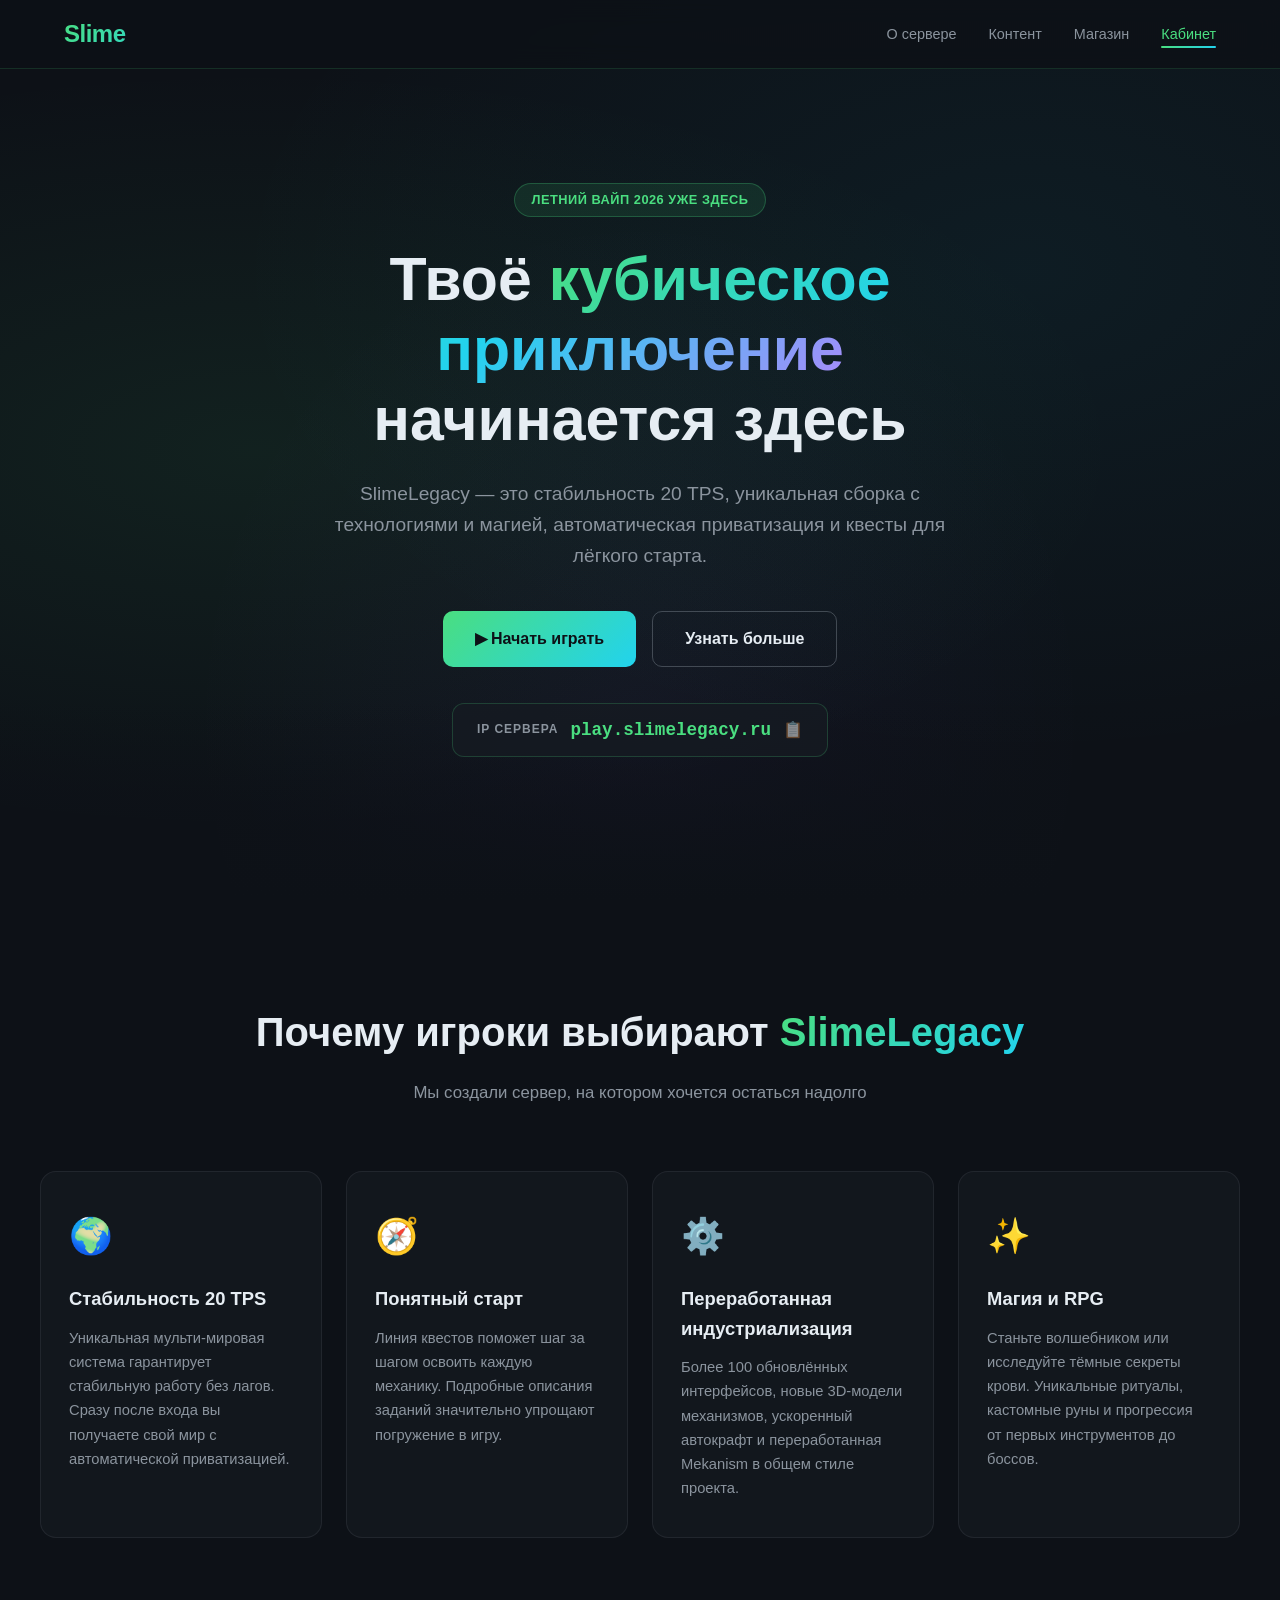
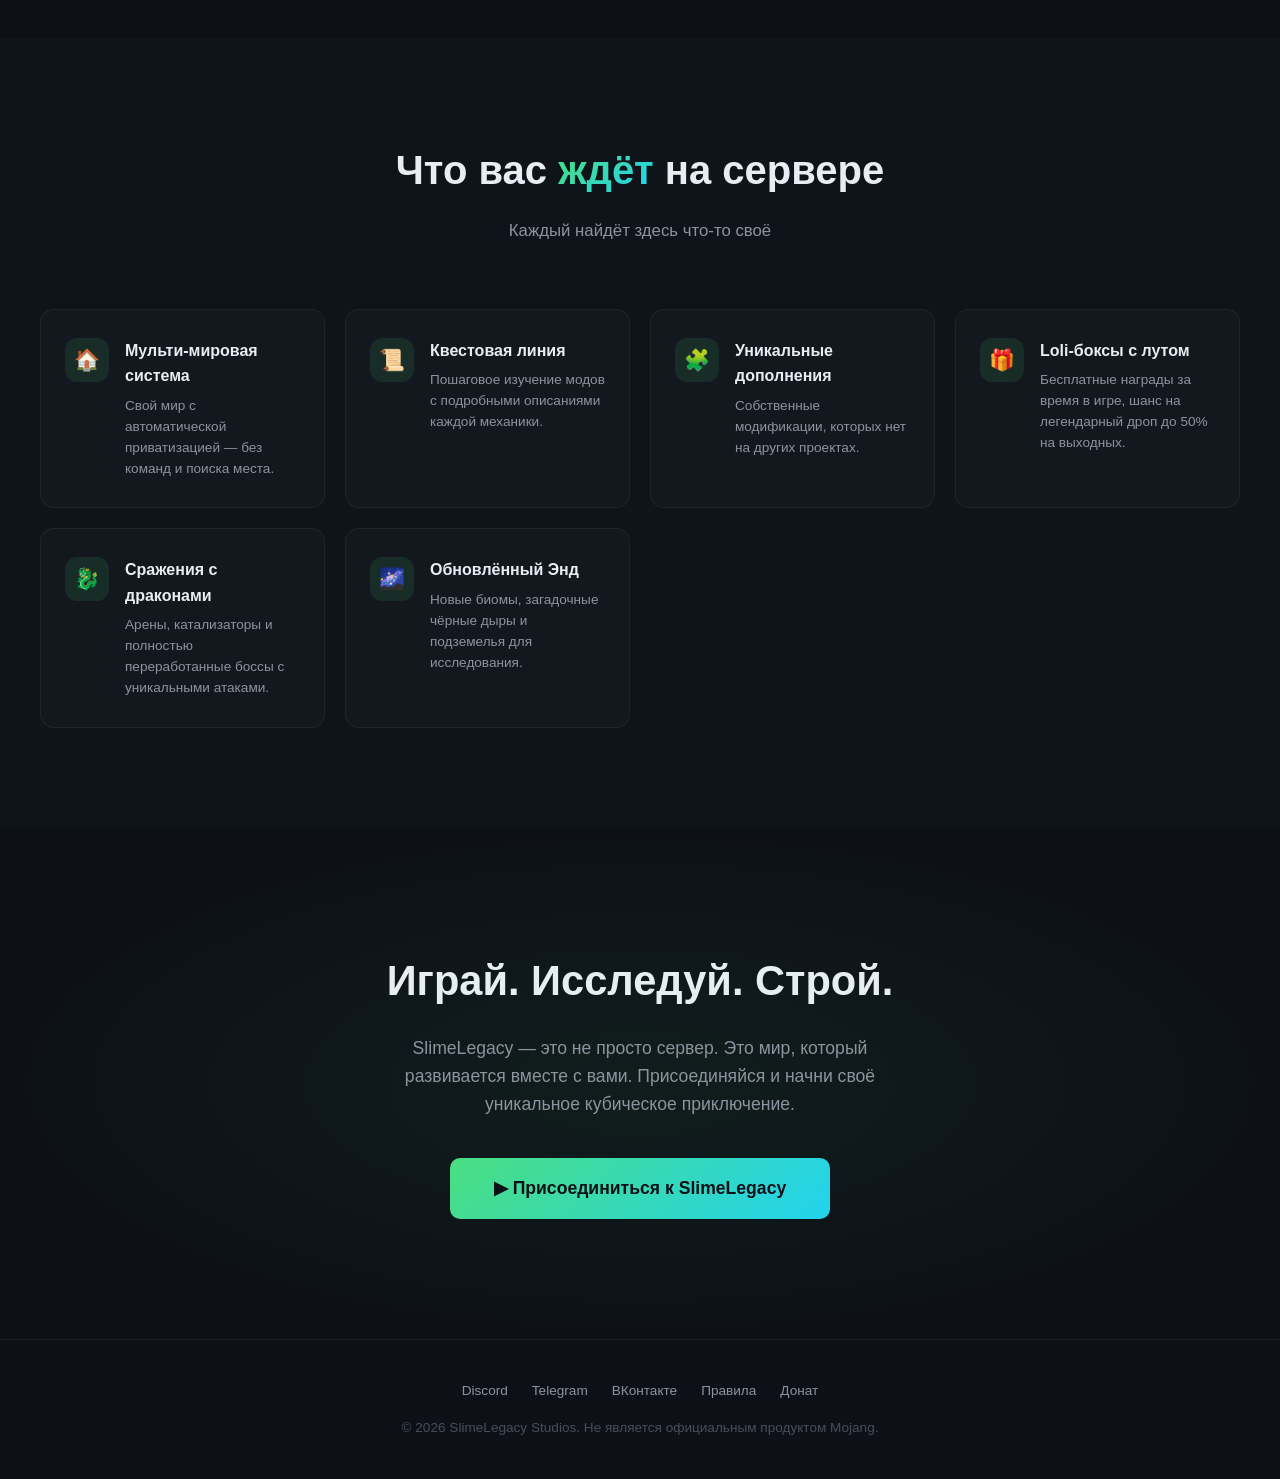
<file: index.html>
<!DOCTYPE html>
<html lang="ru">
<head>
    <meta charset="UTF-8">
    <meta name="viewport" content="width=device-width, initial-scale=1.0">
    <title>SlimeLegacy — Твоё кубическое приключение начинается здесь</title>
    <link rel="stylesheet" href="style/style.css">
</head>
<body>

    <!-- ===== HEADER ===== -->
    <header>
        <div class="nav-container">
            <a href="index.html" class="logo-link">
                <div class="logo">Slime<span>Legacy</span></div>
            </a>
            <nav>
                <ul>
                    <li><a href="index.html#features">О сервере</a></li>
                    <li><a href="index.html#waiting">Контент</a></li>
                    <li><a href="shop.html">Магазин</a></li>
                    <li><a href="lk.html" class="active">Кабинет</a></li>
                </ul>
            </nav>
        </div>
    </header>

    <!-- ===== HERO ===== -->
    <section class="hero">
        <div class="hero-content">
            <div class="hero-badge">Летний вайп 2026 уже здесь</div>
            <h1>
                Твоё <span class="gradient-text">кубическое приключение</span><br>
                начинается здесь
            </h1>
            <p class="subtitle">
                SlimeLegacy — это стабильность 20 TPS, уникальная сборка с технологиями и магией,
                автоматическая приватизация и квесты для лёгкого старта.
            </p>
            <div class="hero-buttons">
                <a href="#cta" class="btn btn-primary">▶ Начать играть</a>
                <a href="#features" class="btn btn-outline">Узнать больше</a>
            </div>
            <div class="ip-box" onclick="copyIP()">
                <span class="label">IP сервера</span>
                <span class="value" id="server-ip">play.slimelegacy.ru</span>
                <span class="copy-icon">📋</span>
            </div>
        </div>
    </section>

    <!-- ===== FEATURES ===== -->
    <section id="features">
        <div class="container">
            <div class="section-header fade-in">
                <h2>Почему игроки выбирают <span class="accent">SlimeLegacy</span></h2>
                <p>Мы создали сервер, на котором хочется остаться надолго</p>
            </div>
            <div class="features-grid">
                <div class="feature-card fade-in">
                    <span class="feature-icon">🌍</span>
                    <h3>Стабильность 20 TPS</h3>
                    <p>Уникальная мульти-мировая система гарантирует стабильную работу без лагов.
                       Сразу после входа вы получаете свой мир с автоматической приватизацией.</p>
                </div>
                <div class="feature-card fade-in">
                    <span class="feature-icon">🧭</span>
                    <h3>Понятный старт</h3>
                    <p>Линия квестов поможет шаг за шагом освоить каждую механику.
                       Подробные описания заданий значительно упрощают погружение в игру.</p>
                </div>
                <div class="feature-card fade-in">
                    <span class="feature-icon">⚙️</span>
                    <h3>Переработанная индустриализация</h3>
                    <p>Более 100 обновлённых интерфейсов, новые 3D-модели механизмов,
                       ускоренный автокрафт и переработанная Mekanism в общем стиле проекта.</p>
                </div>
                <div class="feature-card fade-in">
                    <span class="feature-icon">✨</span>
                    <h3>Магия и RPG</h3>
                    <p>Станьте волшебником или исследуйте тёмные секреты крови.
                       Уникальные ритуалы, кастомные руны и прогрессия от первых инструментов до боссов.</p>
                </div>
            </div>
        </div>
    </section>

    <!-- ===== WHAT'S WAITING ===== -->
    <section id="waiting" class="section-alt">
        <div class="container">
            <div class="section-header fade-in">
                <h2>Что вас <span class="accent">ждёт</span> на сервере</h2>
                <p>Каждый найдёт здесь что-то своё</p>
            </div>
            <div class="waiting-grid">
                <div class="waiting-item fade-in">
                    <div class="icon-circle">🏠</div>
                    <div>
                        <h4>Мульти-мировая система</h4>
                        <p>Свой мир с автоматической приватизацией — без команд и поиска места.</p>
                    </div>
                </div>
                <div class="waiting-item fade-in">
                    <div class="icon-circle">📜</div>
                    <div>
                        <h4>Квестовая линия</h4>
                        <p>Пошаговое изучение модов с подробными описаниями каждой механики.</p>
                    </div>
                </div>
                <div class="waiting-item fade-in">
                    <div class="icon-circle">🧩</div>
                    <div>
                        <h4>Уникальные дополнения</h4>
                        <p>Собственные модификации, которых нет на других проектах.</p>
                    </div>
                </div>
                <div class="waiting-item fade-in">
                    <div class="icon-circle">🎁</div>
                    <div>
                        <h4>Loli-боксы с лутом</h4>
                        <p>Бесплатные награды за время в игре, шанс на легендарный дроп до 50% на выходных.</p>
                    </div>
                </div>
                <div class="waiting-item fade-in">
                    <div class="icon-circle">🐉</div>
                    <div>
                        <h4>Сражения с драконами</h4>
                        <p>Арены, катализаторы и полностью переработанные боссы с уникальными атаками.</p>
                    </div>
                </div>
                <div class="waiting-item fade-in">
                    <div class="icon-circle">🌌</div>
                    <div>
                        <h4>Обновлённый Энд</h4>
                        <p>Новые биомы, загадочные чёрные дыры и подземелья для исследования.</p>
                    </div>
                </div>
            </div>
        </div>
    </section>

    <!-- ===== CTA ===== -->
    <section class="cta-section" id="cta">
        <div class="container">
            <h2 class="fade-in">Играй. Исследуй. Строй.</h2>
            <p class="fade-in">
                SlimeLegacy — это не просто сервер. Это мир, который развивается вместе с вами.
                Присоединяйся и начни своё уникальное кубическое приключение.
            </p>
            <div class="fade-in">
                <a href="#" class="btn btn-primary btn-lg">
                    ▶ Присоединиться к SlimeLegacy
                </a>
            </div>
        </div>
    </section>

    <!-- ===== FOOTER ===== -->
    <footer>
        <div class="footer-links">
            <a href="#">Discord</a>
            <a href="#">Telegram</a>
            <a href="#">ВКонтакте</a>
            <a href="#">Правила</a>
            <a href="#">Донат</a>
        </div>
        <p>© 2026 SlimeLegacy Studios. Не является официальным продуктом Mojang.</p>
    </footer>

    <!-- ===== TOAST ===== -->
    <div class="toast" id="toast">IP скопирован!</div>

    <script src="scripts/main.js" defer></script>

</body>
</html>
</file>
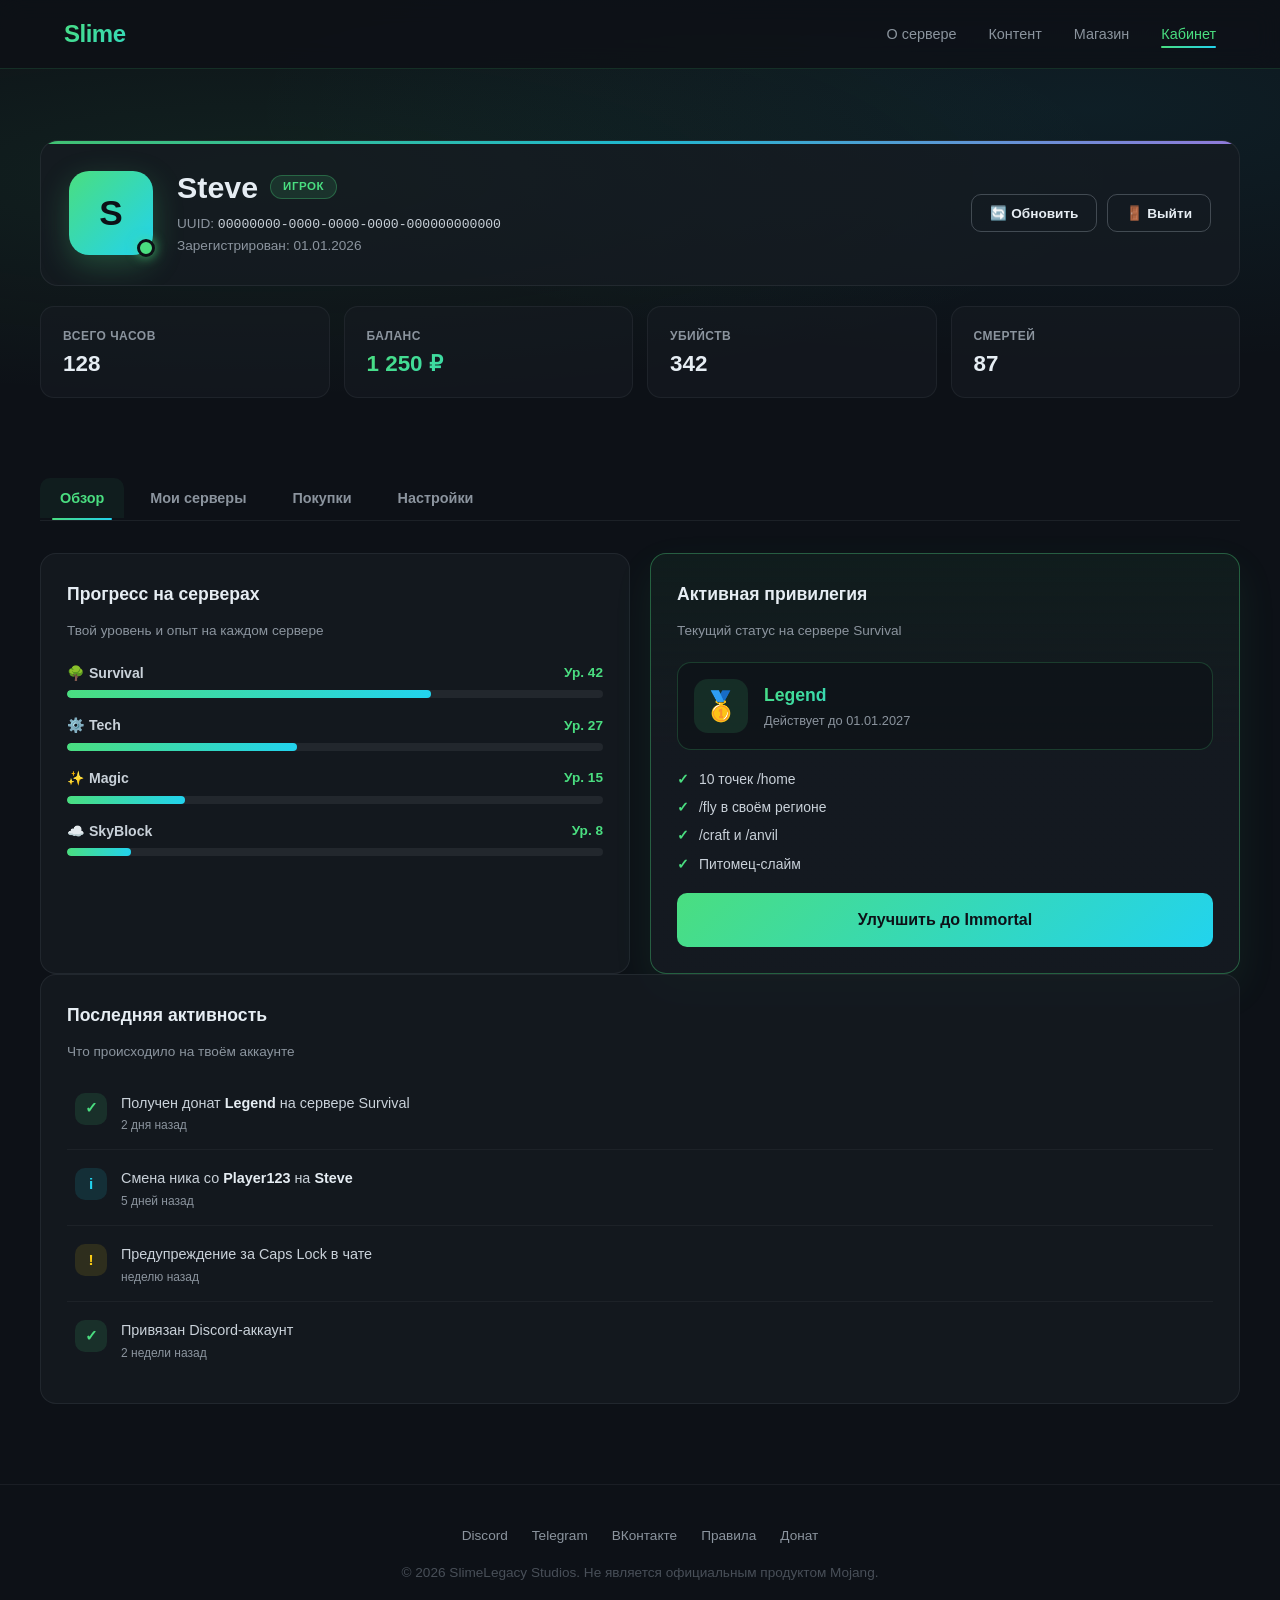
<file: lk.html>
<!DOCTYPE html>
<html lang="ru">
<head>
    <meta charset="UTF-8">
    <meta name="viewport" content="width=device-width, initial-scale=1.0">
    <title>Личный кабинет — SlimeLegacy</title>
    <link rel="stylesheet" href="style/style.css">
</head>
<body>

    <!-- ===== HEADER ===== -->
    <header>
        <div class="nav-container">
            <a href="index.html" class="logo-link">
                <div class="logo">Slime<span>Legacy</span></div>
            </a>
            <nav>
                <ul>
                    <li><a href="index.html#features">О сервере</a></li>
                    <li><a href="index.html#waiting">Контент</a></li>
                    <li><a href="shop.html">Магазин</a></li>
                    <li><a href="lk.html" class="active">Кабинет</a></li>
                </ul>
            </nav>
        </div>
    </header>

    <!-- ===== LK HERO ===== -->
    <section class="lk-hero">
        <div class="lk-hero-content">

            <!-- Аватар + ник -->
            <div class="lk-profile">
                <div class="lk-avatar-wrap">
                    <div class="lk-avatar" id="lk-avatar">S</div>
                    <span class="lk-online-dot" title="В сети"></span>
                </div>
                <div class="lk-profile-info">
                    <h1 class="lk-nickname">
                        <span id="lk-nickname">Steve</span>
                        <span class="lk-tag" id="lk-tag">Игрок</span>
                    </h1>
                    <p class="lk-subline">
                        UUID: <span class="mono" id="lk-uuid">00000000-0000-0000-0000-000000000000</span>
                    </p>
                    <p class="lk-subline">
                        Зарегистрирован: <span id="lk-regdate">01.01.2026</span>
                    </p>
                </div>
                <div class="lk-actions">
                    <button class="btn btn-outline lk-btn-small" id="lk-refresh">
                        🔄 Обновить
                    </button>
                    <button class="btn btn-outline lk-btn-small" id="lk-logout">
                        🚪 Выйти
                    </button>
                </div>
            </div>

            <!-- Быстрая статистика -->
            <div class="lk-quick-stats">
                <div class="lk-stat-card">
                    <span class="lk-stat-label">Всего часов</span>
                    <span class="lk-stat-value" id="stat-hours">128</span>
                </div>
                <div class="lk-stat-card">
                    <span class="lk-stat-label">Баланс</span>
                    <span class="lk-stat-value accent" id="stat-balance">1 250 ₽</span>
                </div>
                <div class="lk-stat-card">
                    <span class="lk-stat-label">Убийств</span>
                    <span class="lk-stat-value" id="stat-kills">342</span>
                </div>
                <div class="lk-stat-card">
                    <span class="lk-stat-label">Смертей</span>
                    <span class="lk-stat-value" id="stat-deaths">87</span>
                </div>
            </div>

        </div>
    </section>

    <!-- ===== TABS ===== -->
    <section class="lk-section">
        <div class="container">
            <div class="lk-tabs" id="lk-tabs">
                <button class="lk-tab active" data-tab="overview">Обзор</button>
                <button class="lk-tab" data-tab="servers">Мои серверы</button>
                <button class="lk-tab" data-tab="purchases">Покупки</button>
                <button class="lk-tab" data-tab="settings">Настройки</button>
            </div>

            <!-- ==== TAB: OVERVIEW ==== -->
            <div class="lk-panel active" data-panel="overview">

                <div class="lk-grid-2">
                    <!-- Прогресс -->
                    <article class="lk-card fade-in">
                        <h3 class="lk-card-title">Прогресс на серверах</h3>
                        <p class="lk-card-subtitle">Твой уровень и опыт на каждом сервере</p>

                        <div class="lk-progress-list">
                            <div class="lk-progress-item">
                                <div class="lk-progress-head">
                                    <span class="lk-progress-name">🌳 Survival</span>
                                    <span class="lk-progress-value">Ур. 42</span>
                                </div>
                                <div class="lk-bar"><div class="lk-bar-fill" style="width: 68%"></div></div>
                            </div>
                            <div class="lk-progress-item">
                                <div class="lk-progress-head">
                                    <span class="lk-progress-name">⚙️ Tech</span>
                                    <span class="lk-progress-value">Ур. 27</span>
                                </div>
                                <div class="lk-bar"><div class="lk-bar-fill" style="width: 43%"></div></div>
                            </div>
                            <div class="lk-progress-item">
                                <div class="lk-progress-head">
                                    <span class="lk-progress-name">✨ Magic</span>
                                    <span class="lk-progress-value">Ур. 15</span>
                                </div>
                                <div class="lk-bar"><div class="lk-bar-fill" style="width: 22%"></div></div>
                            </div>
                            <div class="lk-progress-item">
                                <div class="lk-progress-head">
                                    <span class="lk-progress-name">☁️ SkyBlock</span>
                                    <span class="lk-progress-value">Ур. 8</span>
                                </div>
                                <div class="lk-bar"><div class="lk-bar-fill" style="width: 12%"></div></div>
                            </div>
                        </div>
                    </article>

                    <!-- Активная привилегия -->
                    <article class="lk-card lk-card-accent fade-in">
                        <h3 class="lk-card-title">Активная привилегия</h3>
                        <p class="lk-card-subtitle">Текущий статус на сервере Survival</p>

                        <div class="lk-privilege">
                            <div class="lk-privilege-icon">🥇</div>
                            <div>
                                <div class="lk-privilege-name">Legend</div>
                                <div class="lk-privilege-desc">Действует до 01.01.2027</div>
                            </div>
                        </div>

                        <ul class="lk-privilege-features">
                            <li>10 точек /home</li>
                            <li>/fly в своём регионе</li>
                            <li>/craft и /anvil</li>
                            <li>Питомец-слайм</li>
                        </ul>

                        <a href="shop.html" class="btn btn-primary lk-btn-full">Улучшить до Immortal</a>
                    </article>
                </div>

                <!-- Последняя активность -->
                <article class="lk-card fade-in lk-card-wide">
                    <h3 class="lk-card-title">Последняя активность</h3>
                    <p class="lk-card-subtitle">Что происходило на твоём аккаунте</p>

                    <ul class="lk-activity">
                        <li class="lk-activity-item">
                            <span class="lk-activity-icon ok">✓</span>
                            <div>
                                <div class="lk-activity-text">Получен донат <strong>Legend</strong> на сервере Survival</div>
                                <div class="lk-activity-time">2 дня назад</div>
                            </div>
                        </li>
                        <li class="lk-activity-item">
                            <span class="lk-activity-icon info">i</span>
                            <div>
                                <div class="lk-activity-text">Смена ника со <strong>Player123</strong> на <strong>Steve</strong></div>
                                <div class="lk-activity-time">5 дней назад</div>
                            </div>
                        </li>
                        <li class="lk-activity-item">
                            <span class="lk-activity-icon warn">!</span>
                            <div>
                                <div class="lk-activity-text">Предупреждение за Caps Lock в чате</div>
                                <div class="lk-activity-time">неделю назад</div>
                            </div>
                        </li>
                        <li class="lk-activity-item">
                            <span class="lk-activity-icon ok">✓</span>
                            <div>
                                <div class="lk-activity-text">Привязан Discord-аккаунт</div>
                                <div class="lk-activity-time">2 недели назад</div>
                            </div>
                        </li>
                    </ul>
                </article>
            </div>

            <!-- ==== TAB: SERVERS ==== -->
            <div class="lk-panel" data-panel="servers">
                <div class="lk-grid-2">
                    <article class="lk-card fade-in">
                        <h3 class="lk-card-title">🌳 Survival</h3>
                        <p class="lk-card-subtitle">Классическое выживание</p>
                        <ul class="lk-info-list">
                            <li><span>Уровень:</span> <strong>42</strong></li>
                            <li><span>Часов:</span> <strong>82</strong></li>
                            <li><span>Регионов:</span> <strong>3</strong></li>
                            <li><span>Последний вход:</span> <strong>сегодня</strong></li>
                        </ul>
                        <button class="btn btn-outline lk-btn-full">Перейти на сервер</button>
                    </article>

                    <article class="lk-card fade-in">
                        <h3 class="lk-card-title">⚙️ Tech</h3>
                        <p class="lk-card-subtitle">Индустрия и автоматизация</p>
                        <ul class="lk-info-list">
                            <li><span>Уровень:</span> <strong>27</strong></li>
                            <li><span>Часов:</span> <strong>34</strong></li>
                            <li><span>Регионов:</span> <strong>2</strong></li>
                            <li><span>Последний вход:</span> <strong>вчера</strong></li>
                        </ul>
                        <button class="btn btn-outline lk-btn-full">Перейти на сервер</button>
                    </article>

                    <article class="lk-card fade-in">
                        <h3 class="lk-card-title">✨ Magic</h3>
                        <p class="lk-card-subtitle">Магия и RPG</p>
                        <ul class="lk-info-list">
                            <li><span>Уровень:</span> <strong>15</strong></li>
                            <li><span>Часов:</span> <strong>10</strong></li>
                            <li><span>Регионов:</span> <strong>1</strong></li>
                            <li><span>Последний вход:</span> <strong>3 дня назад</strong></li>
                        </ul>
                        <button class="btn btn-outline lk-btn-full">Перейти на сервер</button>
                    </article>

                    <article class="lk-card fade-in">
                        <h3 class="lk-card-title">☁️ SkyBlock</h3>
                        <p class="lk-card-subtitle">Острова и экономика</p>
                        <ul class="lk-info-list">
                            <li><span>Уровень:</span> <strong>8</strong></li>
                            <li><span>Часов:</span> <strong>2</strong></li>
                            <li><span>Островов:</span> <strong>1</strong></li>
                            <li><span>Последний вход:</span> <strong>не заходил</strong></li>
                        </ul>
                        <button class="btn btn-outline lk-btn-full">Перейти на сервер</button>
                    </article>
                </div>
            </div>

            <!-- ==== TAB: PURCHASES ==== -->
            <div class="lk-panel" data-panel="purchases">
                <article class="lk-card fade-in lk-card-wide">
                    <h3 class="lk-card-title">История покупок</h3>
                    <p class="lk-card-subtitle">Все твои донаты и приобретения</p>

                    <div class="lk-table-wrap">
                        <table class="lk-table">
                            <thead>
                                <tr>
                                    <th>Дата</th>
                                    <th>Товар</th>
                                    <th>Сервер</th>
                                    <th>Сумма</th>
                                    <th>Статус</th>
                                </tr>
                            </thead>
                            <tbody>
                                <tr>
                                    <td>22.09.2026</td>
                                    <td><strong>Legend</strong></td>
                                    <td>Survival</td>
                                    <td class="accent">999 ₽</td>
                                    <td><span class="lk-badge ok">Активен</span></td>
                                </tr>
                                <tr>
                                    <td>10.08.2026</td>
                                    <td>Engineer</td>
                                    <td>Tech</td>
                                    <td class="accent">249 ₽</td>
                                    <td><span class="lk-badge ok">Активен</span></td>
                                </tr>
                                <tr>
                                    <td>15.06.2026</td>
                                    <td>Adept</td>
                                    <td>Magic</td>
                                    <td class="accent">249 ₽</td>
                                    <td><span class="lk-badge muted">Истёк</span></td>
                                </tr>
                                <tr>
                                    <td>02.05.2026</td>
                                    <td>VIP</td>
                                    <td>Survival</td>
                                    <td class="accent">199 ₽</td>
                                    <td><span class="lk-badge muted">Истёк</span></td>
                                </tr>
                            </tbody>
                        </table>
                    </div>
                </article>
            </div>

            <!-- ==== TAB: SETTINGS ==== -->
            <div class="lk-panel" data-panel="settings">
                <div class="lk-grid-2">
                    <article class="lk-card fade-in">
                        <h3 class="lk-card-title">Основные настройки</h3>
                        <p class="lk-card-subtitle">Измени данные своего аккаунта</p>

                        <div class="lk-field">
                            <label>Никнейм</label>
                            <input type="text" id="set-nick" value="Steve" />
                        </div>

                        <div class="lk-field">
                            <label>Email</label>
                            <input type="email" id="set-email" value="steve@example.com" />
                        </div>

                        <div class="lk-field">
                            <label>Discord</label>
                            <input type="text" id="set-discord" value="steve#1234" />
                        </div>

                        <button class="btn btn-primary lk-btn-full" id="set-save">
                            Сохранить изменения
                        </button>
                    </article>

                    <article class="lk-card lk-card-danger fade-in">
                        <h3 class="lk-card-title">Опасная зона</h3>
                        <p class="lk-card-subtitle">Действия, которые нельзя отменить</p>

                        <div class="lk-danger-block">
                            <div>
                                <div class="lk-danger-title">Сбросить статистику</div>
                                <div class="lk-danger-desc">Обнулить уровни, часы и убийства на всех серверах.</div>
                            </div>
                            <button class="btn btn-outline lk-btn-small danger" id="reset-stats">
                                Сбросить
                            </button>
                        </div>

                        <div class="lk-danger-block">
                            <div>
                                <div class="lk-danger-title">Сменить пароль</div>
                                <div class="lk-danger-desc">Ты будешь разлогинен на всех устройствах.</div>
                            </div>
                            <button class="btn btn-outline lk-btn-small" id="change-pass">
                                Сменить
                            </button>
                        </div>

                        <div class="lk-danger-block">
                            <div>
                                <div class="lk-danger-title">Удалить аккаунт</div>
                                <div class="lk-danger-desc">Полное удаление профиля и всех покупок.</div>
                            </div>
                            <button class="btn btn-outline lk-btn-small danger" id="delete-account">
                                Удалить
                            </button>
                        </div>
                    </article>
                </div>
            </div>

        </div>
    </section>

    <!-- ===== FOOTER ===== -->
    <footer>
        <div class="footer-links">
            <a href="#">Discord</a>
            <a href="#">Telegram</a>
            <a href="#">ВКонтакте</a>
            <a href="#">Правила</a>
            <a href="shop.html">Донат</a>
        </div>
        <p>© 2026 SlimeLegacy Studios. Не является официальным продуктом Mojang.</p>
    </footer>

    <div class="toast" id="toast">Готово</div>

    <script src="scripts/main.js" defer></script>
</body>
</html>
</file>
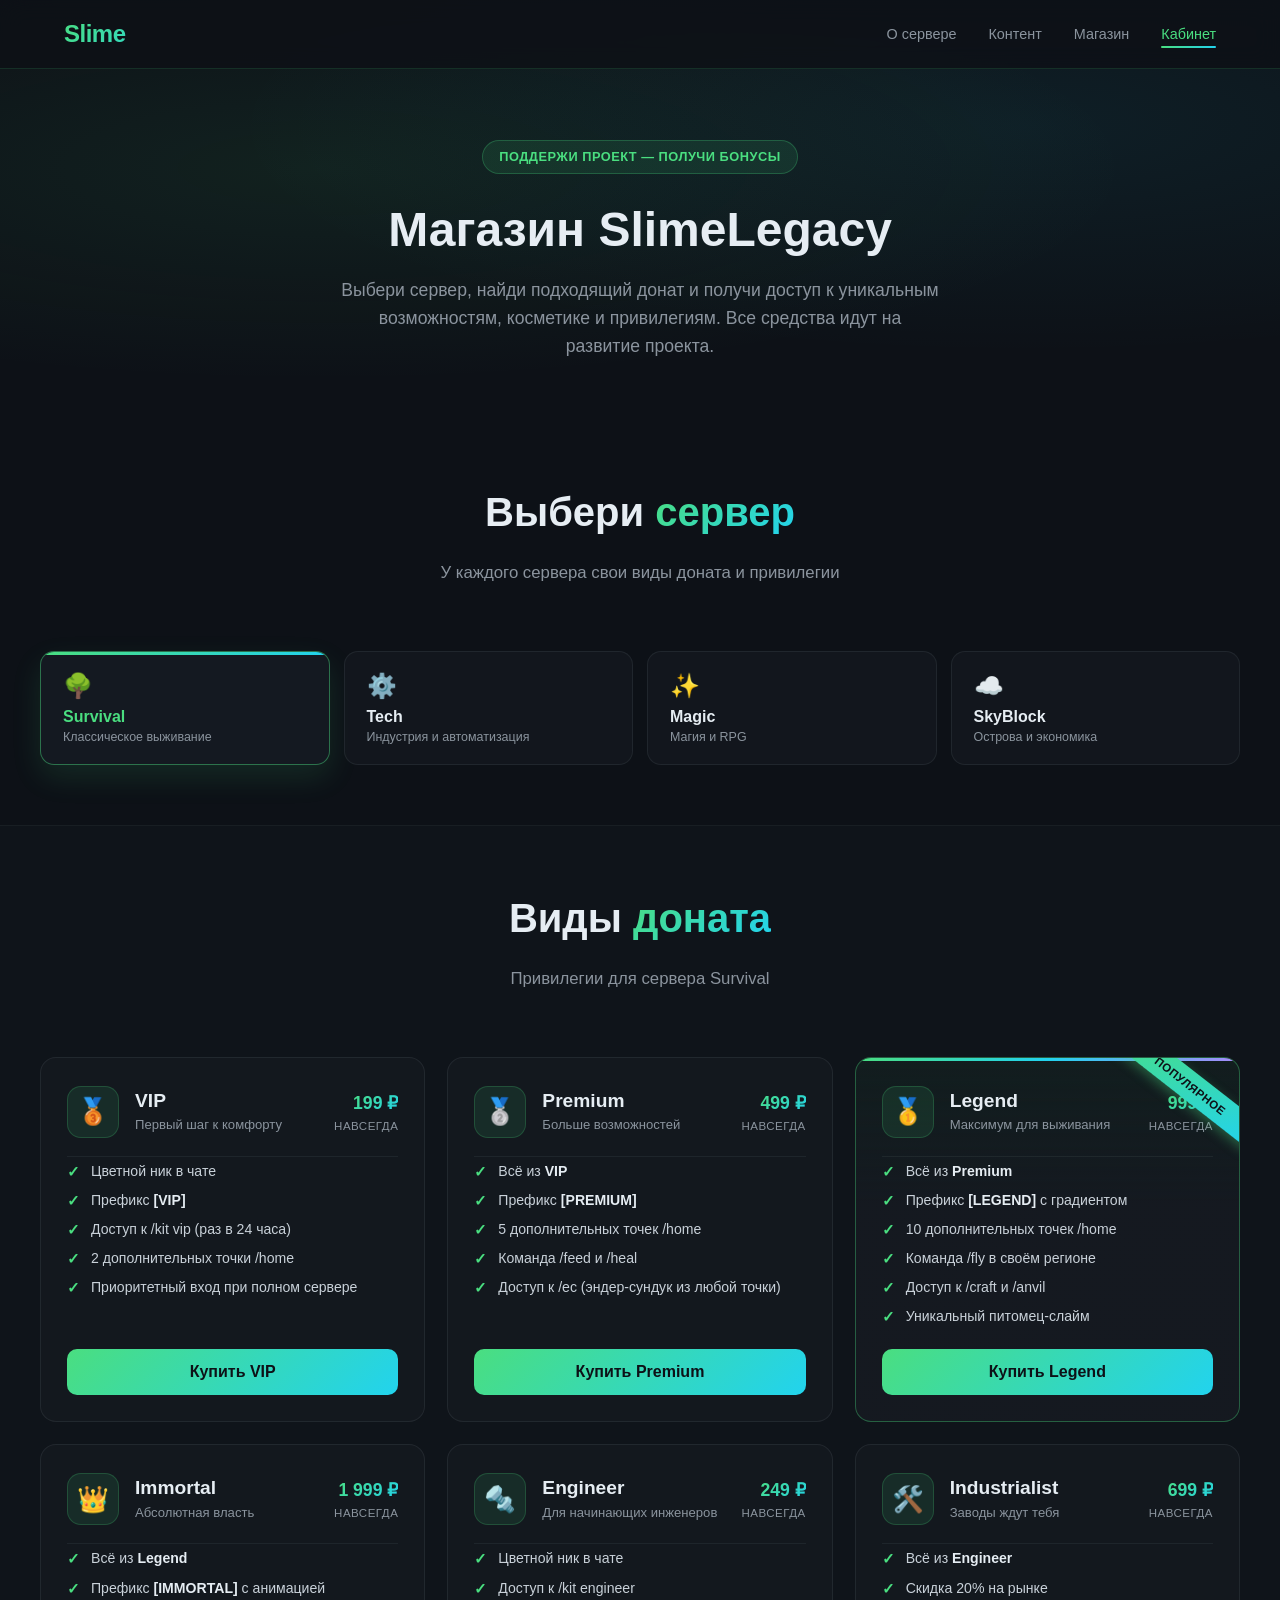
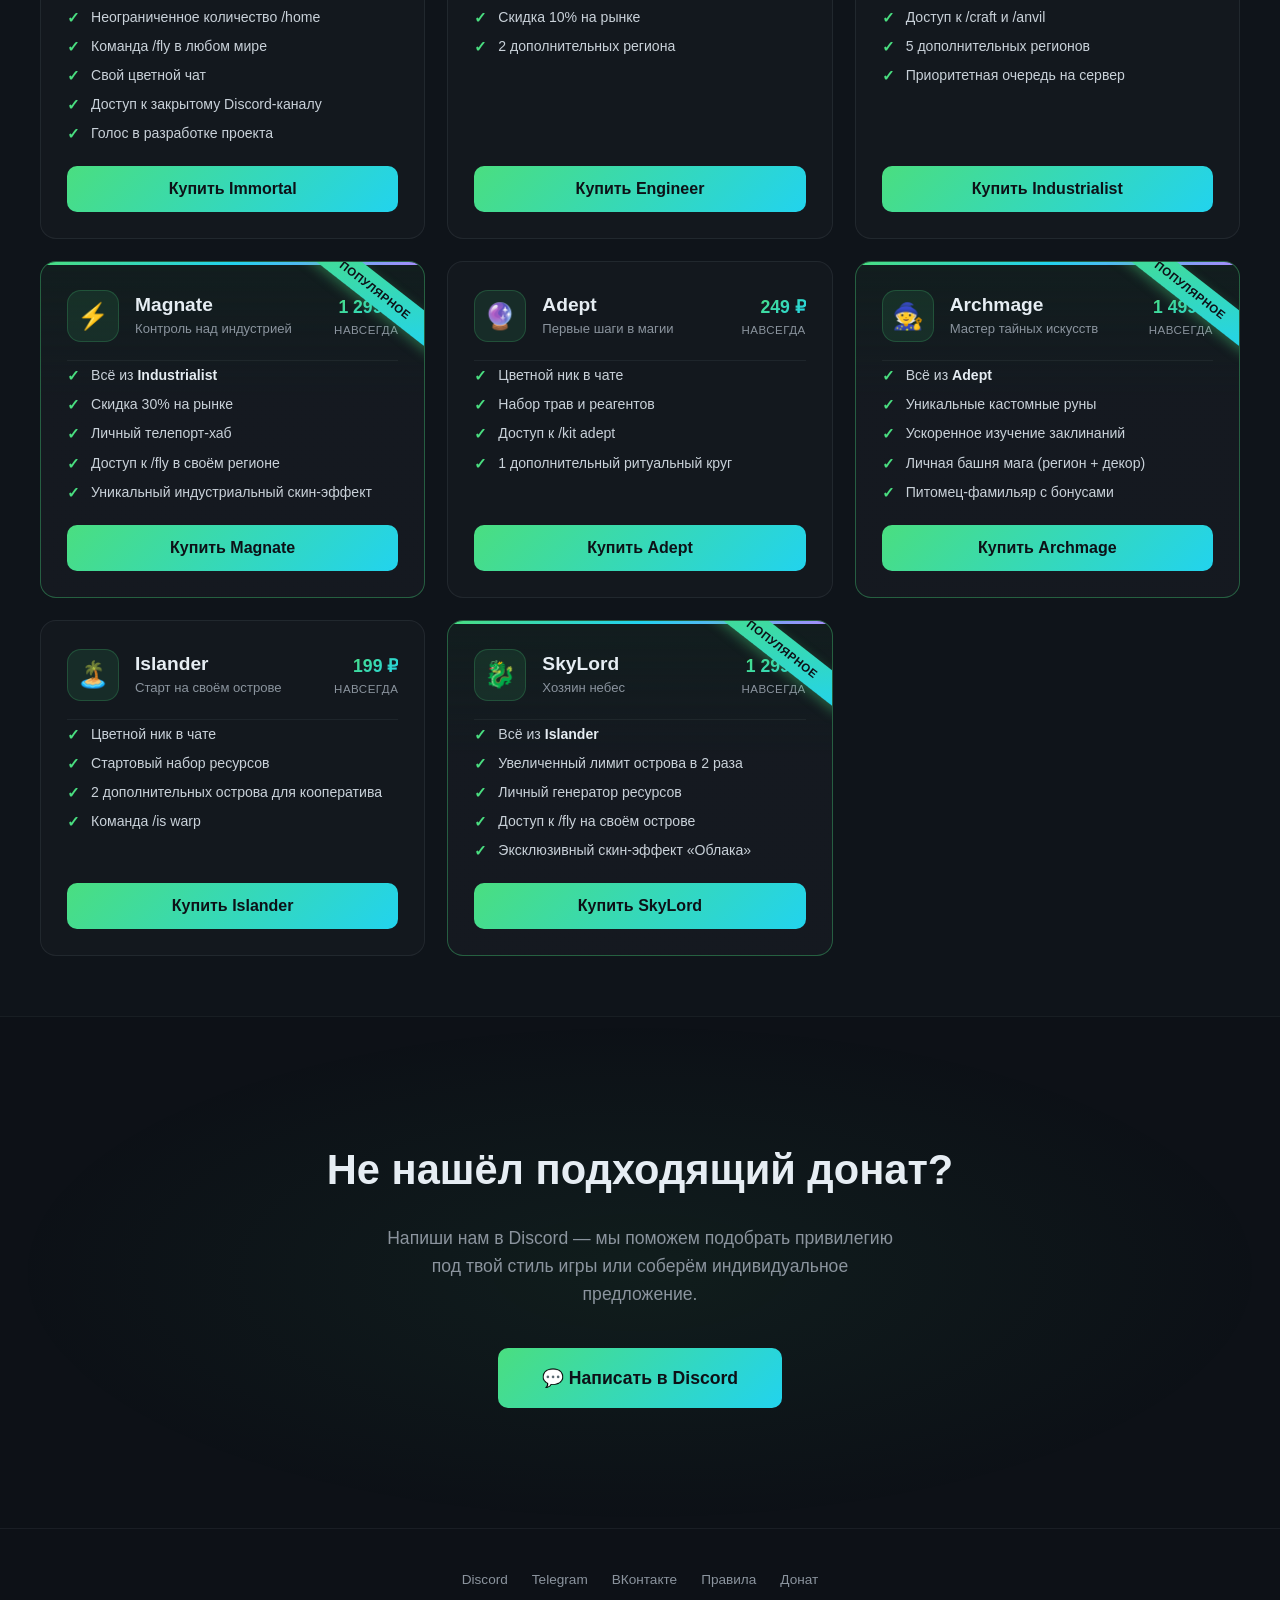
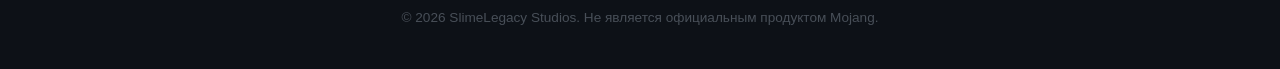
<file: shop.html>
<!DOCTYPE html>
<html lang="ru">
<head>
    <meta charset="UTF-8">
    <meta name="viewport" content="width=device-width, initial-scale=1.0">
    <title>Магазин — SlimeLegacy</title>
    <link rel="stylesheet" href="style/style.css">
</head>
<body>

    <!-- ===== HEADER ===== -->
    <header>
        <div class="nav-container">
            <a href="index.html" class="logo-link">
                <div class="logo">Slime<span>Legacy</span></div>
            </a>
            <nav>
                <ul>
                    <li><a href="index.html#features">О сервере</a></li>
                    <li><a href="index.html#waiting">Контент</a></li>
                    <li><a href="shop.html">Магазин</a></li>
                    <li><a href="lk.html" class="active">Кабинет</a></li>
                </ul>
            </nav>
        </div>
    </header>

    <!-- ===== SHOP HERO ===== -->
    <section class="shop-hero">
        <div class="shop-hero-content">
            <div class="hero-badge">Поддержи проект — получи бонусы</div>
            <h1>Магазин <span class="gradient-text">SlimeLegacy</span></h1>
            <p class="subtitle">
                Выбери сервер, найди подходящий донат и получи доступ к уникальным
                возможностям, косметике и привилегиям. Все средства идут на развитие проекта.
            </p>
        </div>
    </section>

    <!-- ===== SERVER SELECTOR ===== -->
    <section class="shop-section">
        <div class="container">
            <div class="section-header fade-in">
                <h2>Выбери <span class="accent">сервер</span></h2>
                <p>У каждого сервера свои виды доната и привилегии</p>
            </div>

            <div class="server-tabs" id="server-tabs">
                <button class="server-tab active" data-server="survival">
                    <span class="tab-icon">🌳</span>
                    <span class="tab-name">Survival</span>
                    <span class="tab-desc">Классическое выживание</span>
                </button>
                <button class="server-tab" data-server="tech">
                    <span class="tab-icon">⚙️</span>
                    <span class="tab-name">Tech</span>
                    <span class="tab-desc">Индустрия и автоматизация</span>
                </button>
                <button class="server-tab" data-server="magic">
                    <span class="tab-icon">✨</span>
                    <span class="tab-name">Magic</span>
                    <span class="tab-desc">Магия и RPG</span>
                </button>
                <button class="server-tab" data-server="skyblock">
                    <span class="tab-icon">☁️</span>
                    <span class="tab-name">SkyBlock</span>
                    <span class="tab-desc">Острова и экономика</span>
                </button>
            </div>
        </div>
    </section>

    <!-- ===== DONATE LIST ===== -->
    <section class="shop-section shop-section-alt">
        <div class="container">
            <div class="section-header fade-in">
                <h2>Виды <span class="accent">доната</span></h2>
                <p id="donate-subtitle">Привилегии для сервера Survival</p>
            </div>

            <div class="donate-list" id="donate-list">

                <!-- === SURVIVAL (по умолчанию) === -->
                <article class="donate-card fade-in" data-server="survival">
                    <div class="donate-head">
                        <div class="donate-icon">🥉</div>
                        <div class="donate-title-block">
                            <h3>VIP</h3>
                            <p class="donate-tagline">Первый шаг к комфорту</p>
                        </div>
                        <div class="donate-price">
                            <span class="price-value">199 ₽</span>
                            <span class="price-period">навсегда</span>
                        </div>
                    </div>
                    <ul class="donate-features">
                        <li>Цветной ник в чате</li>
                        <li>Префикс <strong>[VIP]</strong></li>
                        <li>Доступ к /kit vip (раз в 24 часа)</li>
                        <li>2 дополнительных точки /home</li>
                        <li>Приоритетный вход при полном сервере</li>
                    </ul>
                    <button class="btn btn-primary donate-btn">Купить VIP</button>
                </article>

                <article class="donate-card fade-in" data-server="survival">
                    <div class="donate-head">
                        <div class="donate-icon">🥈</div>
                        <div class="donate-title-block">
                            <h3>Premium</h3>
                            <p class="donate-tagline">Больше возможностей</p>
                        </div>
                        <div class="donate-price">
                            <span class="price-value">499 ₽</span>
                            <span class="price-period">навсегда</span>
                        </div>
                    </div>
                    <ul class="donate-features">
                        <li>Всё из <strong>VIP</strong></li>
                        <li>Префикс <strong>[PREMIUM]</strong></li>
                        <li>5 дополнительных точек /home</li>
                        <li>Команда /feed и /heal</li>
                        <li>Доступ к /ec (эндер-сундук из любой точки)</li>
                    </ul>
                    <button class="btn btn-primary donate-btn">Купить Premium</button>
                </article>

                <article class="donate-card donate-card-featured fade-in" data-server="survival">
                    <div class="donate-ribbon">Популярное</div>
                    <div class="donate-head">
                        <div class="donate-icon">🥇</div>
                        <div class="donate-title-block">
                            <h3>Legend</h3>
                            <p class="donate-tagline">Максимум для выживания</p>
                        </div>
                        <div class="donate-price">
                            <span class="price-value">999 ₽</span>
                            <span class="price-period">навсегда</span>
                        </div>
                    </div>
                    <ul class="donate-features">
                        <li>Всё из <strong>Premium</strong></li>
                        <li>Префикс <strong>[LEGEND]</strong> с градиентом</li>
                        <li>10 дополнительных точек /home</li>
                        <li>Команда /fly в своём регионе</li>
                        <li>Доступ к /craft и /anvil</li>
                        <li>Уникальный питомец-слайм</li>
                    </ul>
                    <button class="btn btn-primary donate-btn">Купить Legend</button>
                </article>

                <article class="donate-card fade-in" data-server="survival">
                    <div class="donate-head">
                        <div class="donate-icon">👑</div>
                        <div class="donate-title-block">
                            <h3>Immortal</h3>
                            <p class="donate-tagline">Абсолютная власть</p>
                        </div>
                        <div class="donate-price">
                            <span class="price-value">1 999 ₽</span>
                            <span class="price-period">навсегда</span>
                        </div>
                    </div>
                    <ul class="donate-features">
                        <li>Всё из <strong>Legend</strong></li>
                        <li>Префикс <strong>[IMMORTAL]</strong> с анимацией</li>
                        <li>Неограниченное количество /home</li>
                        <li>Команда /fly в любом мире</li>
                        <li>Свой цветной чат</li>
                        <li>Доступ к закрытому Discord-каналу</li>
                        <li>Голос в разработке проекта</li>
                    </ul>
                    <button class="btn btn-primary donate-btn">Купить Immortal</button>
                </article>

                <!-- === TECH === -->
                <article class="donate-card fade-in" data-server="tech" hidden>
                    <div class="donate-head">
                        <div class="donate-icon">🔩</div>
                        <div class="donate-title-block">
                            <h3>Engineer</h3>
                            <p class="donate-tagline">Для начинающих инженеров</p>
                        </div>
                        <div class="donate-price">
                            <span class="price-value">249 ₽</span>
                            <span class="price-period">навсегда</span>
                        </div>
                    </div>
                    <ul class="donate-features">
                        <li>Цветной ник в чате</li>
                        <li>Доступ к /kit engineer</li>
                        <li>Скидка 10% на рынке</li>
                        <li>2 дополнительных региона</li>
                    </ul>
                    <button class="btn btn-primary donate-btn">Купить Engineer</button>
                </article>

                <article class="donate-card fade-in" data-server="tech" hidden>
                    <div class="donate-head">
                        <div class="donate-icon">🛠️</div>
                        <div class="donate-title-block">
                            <h3>Industrialist</h3>
                            <p class="donate-tagline">Заводы ждут тебя</p>
                        </div>
                        <div class="donate-price">
                            <span class="price-value">699 ₽</span>
                            <span class="price-period">навсегда</span>
                        </div>
                    </div>
                    <ul class="donate-features">
                        <li>Всё из <strong>Engineer</strong></li>
                        <li>Скидка 20% на рынке</li>
                        <li>Доступ к /craft и /anvil</li>
                        <li>5 дополнительных регионов</li>
                        <li>Приоритетная очередь на сервер</li>
                    </ul>
                    <button class="btn btn-primary donate-btn">Купить Industrialist</button>
                </article>

                <article class="donate-card donate-card-featured fade-in" data-server="tech" hidden>
                    <div class="donate-ribbon">Популярное</div>
                    <div class="donate-head">
                        <div class="donate-icon">⚡</div>
                        <div class="donate-title-block">
                            <h3>Magnate</h3>
                            <p class="donate-tagline">Контроль над индустрией</p>
                        </div>
                        <div class="donate-price">
                            <span class="price-value">1 299 ₽</span>
                            <span class="price-period">навсегда</span>
                        </div>
                    </div>
                    <ul class="donate-features">
                        <li>Всё из <strong>Industrialist</strong></li>
                        <li>Скидка 30% на рынке</li>
                        <li>Личный телепорт-хаб</li>
                        <li>Доступ к /fly в своём регионе</li>
                        <li>Уникальный индустриальный скин-эффект</li>
                    </ul>
                    <button class="btn btn-primary donate-btn">Купить Magnate</button>
                </article>

                <!-- === MAGIC === -->
                <article class="donate-card fade-in" data-server="magic" hidden>
                    <div class="donate-head">
                        <div class="donate-icon">🔮</div>
                        <div class="donate-title-block">
                            <h3>Adept</h3>
                            <p class="donate-tagline">Первые шаги в магии</p>
                        </div>
                        <div class="donate-price">
                            <span class="price-value">249 ₽</span>
                            <span class="price-period">навсегда</span>
                        </div>
                    </div>
                    <ul class="donate-features">
                        <li>Цветной ник в чате</li>
                        <li>Набор трав и реагентов</li>
                        <li>Доступ к /kit adept</li>
                        <li>1 дополнительный ритуальный круг</li>
                    </ul>
                    <button class="btn btn-primary donate-btn">Купить Adept</button>
                </article>

                <article class="donate-card donate-card-featured fade-in" data-server="magic" hidden>
                    <div class="donate-ribbon">Популярное</div>
                    <div class="donate-head">
                        <div class="donate-icon">🧙</div>
                        <div class="donate-title-block">
                            <h3>Archmage</h3>
                            <p class="donate-tagline">Мастер тайных искусств</p>
                        </div>
                        <div class="donate-price">
                            <span class="price-value">1 499 ₽</span>
                            <span class="price-period">навсегда</span>
                        </div>
                    </div>
                    <ul class="donate-features">
                        <li>Всё из <strong>Adept</strong></li>
                        <li>Уникальные кастомные руны</li>
                        <li>Ускоренное изучение заклинаний</li>
                        <li>Личная башня мага (регион + декор)</li>
                        <li>Питомец-фамильяр с бонусами</li>
                    </ul>
                    <button class="btn btn-primary donate-btn">Купить Archmage</button>
                </article>

                <!-- === SKYBLOCK === -->
                <article class="donate-card fade-in" data-server="skyblock" hidden>
                    <div class="donate-head">
                        <div class="donate-icon">🏝️</div>
                        <div class="donate-title-block">
                            <h3>Islander</h3>
                            <p class="donate-tagline">Старт на своём острове</p>
                        </div>
                        <div class="donate-price">
                            <span class="price-value">199 ₽</span>
                            <span class="price-period">навсегда</span>
                        </div>
                    </div>
                    <ul class="donate-features">
                        <li>Цветной ник в чате</li>
                        <li>Стартовый набор ресурсов</li>
                        <li>2 дополнительных острова для кооператива</li>
                        <li>Команда /is warp</li>
                    </ul>
                    <button class="btn btn-primary donate-btn">Купить Islander</button>
                </article>

                <article class="donate-card donate-card-featured fade-in" data-server="skyblock" hidden>
                    <div class="donate-ribbon">Популярное</div>
                    <div class="donate-head">
                        <div class="donate-icon">🐉</div>
                        <div class="donate-title-block">
                            <h3>SkyLord</h3>
                            <p class="donate-tagline">Хозяин небес</p>
                        </div>
                        <div class="donate-price">
                            <span class="price-value">1 299 ₽</span>
                            <span class="price-period">навсегда</span>
                        </div>
                    </div>
                    <ul class="donate-features">
                        <li>Всё из <strong>Islander</strong></li>
                        <li>Увеличенный лимит острова в 2 раза</li>
                        <li>Личный генератор ресурсов</li>
                        <li>Доступ к /fly на своём острове</li>
                        <li>Эксклюзивный скин-эффект «Облака»</li>
                    </ul>
                    <button class="btn btn-primary donate-btn">Купить SkyLord</button>
                </article>

            </div>
        </div>
    </section>

    <!-- ===== CTA ===== -->
    <section class="cta-section">
        <div class="container">
            <h2 class="fade-in">Не нашёл подходящий донат?</h2>
            <p class="fade-in">
                Напиши нам в Discord — мы поможем подобрать привилегию
                под твой стиль игры или соберём индивидуальное предложение.
            </p>
            <div class="fade-in">
                <a href="#" class="btn btn-primary btn-lg">💬 Написать в Discord</a>
            </div>
        </div>
    </section>

    <!-- ===== FOOTER ===== -->
    <footer>
        <div class="footer-links">
            <a href="#">Discord</a>
            <a href="#">Telegram</a>
            <a href="#">ВКонтакте</a>
            <a href="#">Правила</a>
            <a href="shop.html">Донат</a>
        </div>
        <p>© 2026 SlimeLegacy Studios. Не является официальным продуктом Mojang.</p>
    </footer>

    <div class="toast" id="toast">Сервер выбран</div>

    <script src="scripts/main.js" defer></script>
</body>
</html>
</file>
<file: style/style.css>
/* ===== RESET & BASE ===== */
* {
    margin: 0;
    padding: 0;
    box-sizing: border-box;
}

body {
    font-family: 'Segoe UI', Tahoma, Geneva, Verdana, sans-serif;
    background: #0d1117;
    color: #e6edf3;
    line-height: 1.6;
    overflow-x: hidden;
}

/* ===== HEADER ===== */
header {
    position: fixed;
    top: 0;
    left: 0;
    width: 100%;
    z-index: 1000;
    background: rgba(13, 17, 23, 0.85);
    backdrop-filter: blur(12px);
    border-bottom: 1px solid rgba(74, 222, 128, 0.15);
    transition: background 0.3s;
}

.nav-container {
    max-width: 1200px;
    margin: 0 auto;
    padding: 0 24px;
    display: flex;
    align-items: center;
    justify-content: space-between;
    height: 68px;
}

.logo {
    font-size: 1.5rem;
    font-weight: 800;
    letter-spacing: -0.5px;
    background: linear-gradient(135deg, #4ade80, #22d3ee);
    -webkit-background-clip: text;
    -webkit-text-fill-color: transparent;
    background-clip: text;
    user-select: none;
}

.logo span {
    font-weight: 300;
    opacity: 0.7;
}

nav ul {
    list-style: none;
    display: flex;
    gap: 32px;
    align-items: center;
}

nav a {
    text-decoration: none;
    color: #8b949e;
    font-size: 0.9rem;
    font-weight: 500;
    transition: color 0.25s;
}

nav a:hover {
    color: #4ade80;
}

.btn-nav {
    background: linear-gradient(135deg, #4ade80, #22d3ee);
    color: #0d1117 !important;
    padding: 8px 20px;
    border-radius: 8px;
    font-weight: 700 !important;
    font-size: 0.85rem !important;
    transition: transform 0.2s, box-shadow 0.2s !important;
}

.btn-nav:hover {
    transform: translateY(-2px);
    box-shadow: 0 6px 20px rgba(74, 222, 128, 0.35);
    color: #0d1117 !important;
}

/* ===== HERO ===== */
.hero {
    min-height: 100vh;
    display: flex;
    align-items: center;
    justify-content: center;
    text-align: center;
    padding: 120px 24px 80px;
    position: relative;
    background:
        radial-gradient(ellipse at 20% 50%, rgba(74, 222, 128, 0.08) 0%, transparent 60%),
        radial-gradient(ellipse at 80% 30%, rgba(34, 211, 238, 0.06) 0%, transparent 55%),
        radial-gradient(ellipse at 50% 80%, rgba(139, 92, 246, 0.05) 0%, transparent 50%);
}

.hero::after {
    content: '';
    position: absolute;
    bottom: 0;
    left: 0;
    width: 100%;
    height: 200px;
    background: linear-gradient(to top, #0d1117, transparent);
    pointer-events: none;
}

.hero-content {
    max-width: 820px;
    position: relative;
    z-index: 1;
}

.hero-badge {
    display: inline-block;
    background: rgba(74, 222, 128, 0.1);
    border: 1px solid rgba(74, 222, 128, 0.25);
    color: #4ade80;
    padding: 6px 16px;
    border-radius: 100px;
    font-size: 0.8rem;
    font-weight: 600;
    letter-spacing: 0.5px;
    margin-bottom: 28px;
    text-transform: uppercase;
    animation: fadeInDown 0.8s ease;
}

.hero h1 {
    font-size: clamp(2.2rem, 6vw, 3.8rem);
    font-weight: 900;
    line-height: 1.15;
    margin-bottom: 24px;
    animation: fadeInDown 0.8s ease 0.1s both;
}

.hero h1 .gradient-text {
    background: linear-gradient(135deg, #4ade80, #22d3ee, #a78bfa);
    -webkit-background-clip: text;
    -webkit-text-fill-color: transparent;
    background-clip: text;
}

.hero p.subtitle {
    font-size: clamp(1rem, 2vw, 1.2rem);
    color: #8b949e;
    max-width: 640px;
    margin: 0 auto 40px;
    animation: fadeInDown 0.8s ease 0.2s both;
}

.hero-buttons {
    display: flex;
    gap: 16px;
    justify-content: center;
    flex-wrap: wrap;
    animation: fadeInDown 0.8s ease 0.3s both;
}

/* ===== BUTTONS ===== */
.btn {
    display: inline-flex;
    align-items: center;
    gap: 8px;
    padding: 14px 32px;
    border-radius: 10px;
    font-size: 1rem;
    font-weight: 700;
    text-decoration: none;
    cursor: pointer;
    border: none;
    transition: transform 0.25s, box-shadow 0.25s, background 0.25s;
}

.btn-primary {
    background: linear-gradient(135deg, #4ade80, #22d3ee);
    color: #0d1117;
}

.btn-primary:hover {
    transform: translateY(-3px);
    box-shadow: 0 12px 32px rgba(74, 222, 128, 0.4);
}

.btn-outline {
    background: transparent;
    color: #e6edf3;
    border: 1px solid rgba(139, 148, 158, 0.4);
}

.btn-outline:hover {
    border-color: #4ade80;
    color: #4ade80;
    transform: translateY(-3px);
}

.btn-lg {
    font-size: 1.1rem;
    padding: 16px 44px;
}

/* ===== IP BOX ===== */
.ip-box {
    margin-top: 36px;
    display: inline-flex;
    align-items: center;
    gap: 12px;
    background: rgba(22, 27, 34, 0.8);
    border: 1px solid rgba(74, 222, 128, 0.2);
    border-radius: 12px;
    padding: 12px 24px;
    animation: fadeInDown 0.8s ease 0.4s both;
    cursor: pointer;
    transition: border-color 0.25s;
}

.ip-box:hover {
    border-color: #4ade80;
}

.ip-box .label {
    font-size: 0.75rem;
    color: #8b949e;
    text-transform: uppercase;
    letter-spacing: 1px;
    font-weight: 600;
}

.ip-box .value {
    font-size: 1.1rem;
    font-weight: 800;
    color: #4ade80;
    font-family: 'Courier New', monospace;
}

.ip-box .copy-icon {
    font-size: 1rem;
    opacity: 0.5;
    transition: opacity 0.2s;
}

.ip-box:hover .copy-icon {
    opacity: 1;
}

/* ===== SECTIONS ===== */
section {
    padding: 100px 24px;
    position: relative;
}

.section-alt {
    background: rgba(22, 27, 34, 0.3);
}

.container {
    max-width: 1200px;
    margin: 0 auto;
}

.section-header {
    text-align: center;
    margin-bottom: 64px;
}

.section-header h2 {
    font-size: clamp(1.8rem, 4vw, 2.5rem);
    font-weight: 800;
    margin-bottom: 16px;
}

.section-header h2 .accent {
    background: linear-gradient(135deg, #4ade80, #22d3ee);
    -webkit-background-clip: text;
    -webkit-text-fill-color: transparent;
    background-clip: text;
}

.section-header p {
    color: #8b949e;
    font-size: 1.05rem;
    max-width: 560px;
    margin: 0 auto;
}

/* ===== FEATURES ===== */
.features-grid {
    display: grid;
    grid-template-columns: repeat(auto-fit, minmax(280px, 1fr));
    gap: 24px;
}

.feature-card {
    background: rgba(22, 27, 34, 0.7);
    border: 1px solid rgba(139, 148, 158, 0.12);
    border-radius: 16px;
    padding: 36px 28px;
    transition: transform 0.3s, border-color 0.3s, box-shadow 0.3s;
    position: relative;
    overflow: hidden;
}

.feature-card::before {
    content: '';
    position: absolute;
    top: 0;
    left: 0;
    width: 100%;
    height: 3px;
    background: linear-gradient(90deg, #4ade80, #22d3ee, #a78bfa);
    opacity: 0;
    transition: opacity 0.3s;
}

.feature-card:hover {
    transform: translateY(-6px);
    border-color: rgba(74, 222, 128, 0.25);
    box-shadow: 0 20px 40px rgba(0, 0, 0, 0.4);
}

.feature-card:hover::before {
    opacity: 1;
}

.feature-icon {
    font-size: 2.2rem;
    margin-bottom: 20px;
    display: block;
}

.feature-card h3 {
    font-size: 1.15rem;
    font-weight: 700;
    margin-bottom: 12px;
    color: #e6edf3;
}

.feature-card p {
    color: #8b949e;
    font-size: 0.92rem;
    line-height: 1.65;
}

/* ===== WAITING GRID ===== */
.waiting-grid {
    display: grid;
    grid-template-columns: repeat(auto-fit, minmax(260px, 1fr));
    gap: 20px;
}

.waiting-item {
    background: rgba(22, 27, 34, 0.6);
    border: 1px solid rgba(139, 148, 158, 0.1);
    border-radius: 14px;
    padding: 28px 24px;
    display: flex;
    align-items: flex-start;
    gap: 16px;
    transition: background 0.3s, border-color 0.3s;
}

.waiting-item:hover {
    background: rgba(22, 27, 34, 0.9);
    border-color: rgba(74, 222, 128, 0.2);
}

.waiting-item .icon-circle {
    flex-shrink: 0;
    width: 44px;
    height: 44px;
    border-radius: 12px;
    background: rgba(74, 222, 128, 0.1);
    display: flex;
    align-items: center;
    justify-content: center;
    font-size: 1.3rem;
}

.waiting-item h4 {
    font-size: 1rem;
    font-weight: 700;
    margin-bottom: 6px;
}

.waiting-item p {
    font-size: 0.85rem;
    color: #8b949e;
    line-height: 1.55;
}

/* ===== CTA ===== */
.cta-section {
    text-align: center;
    padding: 120px 24px;
    position: relative;
    background:
        radial-gradient(ellipse at 50% 50%, rgba(74, 222, 128, 0.06) 0%, transparent 70%);
}

.cta-section h2 {
    font-size: clamp(1.8rem, 4vw, 2.6rem);
    font-weight: 900;
    margin-bottom: 20px;
}

.cta-section p {
    color: #8b949e;
    font-size: 1.1rem;
    max-width: 520px;
    margin: 0 auto 40px;
}

/* ===== FOOTER ===== */
footer {
    border-top: 1px solid rgba(139, 148, 158, 0.1);
    padding: 40px 24px;
    text-align: center;
}

footer p {
    color: #484f58;
    font-size: 0.85rem;
}

footer .footer-links {
    display: flex;
    gap: 24px;
    justify-content: center;
    margin-bottom: 16px;
    flex-wrap: wrap;
}

footer .footer-links a {
    color: #8b949e;
    text-decoration: none;
    font-size: 0.85rem;
    transition: color 0.2s;
}

footer .footer-links a:hover {
    color: #4ade80;
}

/* ===== ANIMATIONS ===== */
@keyframes fadeInDown {
    from {
        opacity: 0;
        transform: translateY(-20px);
    }
    to {
        opacity: 1;
        transform: translateY(0);
    }
}

.fade-in {
    opacity: 0;
    transform: translateY(30px);
    transition: opacity 0.7s ease, transform 0.7s ease;
}

.fade-in.visible {
    opacity: 1;
    transform: translateY(0);
}

/* ===== TOAST ===== */
.toast {
    position: fixed;
    bottom: 30px;
    left: 50%;
    transform: translateX(-50%) translateY(100px);
    background: linear-gradient(135deg, #4ade80, #22d3ee);
    color: #0d1117;
    padding: 12px 28px;
    border-radius: 10px;
    font-weight: 700;
    font-size: 0.9rem;
    opacity: 0;
    transition: transform 0.4s ease, opacity 0.4s ease;
    z-index: 2000;
    pointer-events: none;
}

.toast.show {
    transform: translateX(-50%) translateY(0);
    opacity: 1;
}

/* ===== RESPONSIVE ===== */
@media (max-width: 768px) {
    nav ul {
        display: none;
    }

    .hero {
        padding: 100px 20px 60px;
    }

    section {
        padding: 70px 20px;
    }

    .ip-box {
        flex-direction: column;
        gap: 4px;
        padding: 12px 20px;
    }
}
/* ============================================================
   SHOP PAGE — дополнения (не влияют на index.html)
   ============================================================ */

/* ---- Логотип-ссылка ---- */
.logo-link {
    text-decoration: none;
    display: inline-block;
}

/* ---- Активный пункт меню ---- */
nav a.active {
    color: #4ade80;
    position: relative;
}

nav a.active::after {
    content: '';
    position: absolute;
    bottom: -6px;
    left: 0;
    width: 100%;
    height: 2px;
    background: linear-gradient(90deg, #4ade80, #22d3ee);
    border-radius: 2px;
}

/* ---- Мини-hero на странице магазина ---- */
.shop-hero {
    padding: 140px 24px 60px;
    text-align: center;
    position: relative;
    background:
        radial-gradient(ellipse at 25% 40%, rgba(74, 222, 128, 0.08) 0%, transparent 60%),
        radial-gradient(ellipse at 80% 30%, rgba(34, 211, 238, 0.07) 0%, transparent 55%);
}

.shop-hero-content {
    max-width: 760px;
    margin: 0 auto;
}

.shop-hero h1 {
    font-size: clamp(2rem, 5vw, 3rem);
    font-weight: 900;
    line-height: 1.15;
    margin-bottom: 18px;
    animation: fadeInDown 0.8s ease 0.1s both;
}

.shop-hero .subtitle {
    color: #8b949e;
    font-size: clamp(0.95rem, 2vw, 1.1rem);
    max-width: 600px;
    margin: 0 auto;
    animation: fadeInDown 0.8s ease 0.2s both;
}

/* ---- Секции магазина ---- */
.shop-section {
    padding: 60px 24px;
}

.shop-section-alt {
    background: rgba(22, 27, 34, 0.35);
    border-top: 1px solid rgba(139, 148, 158, 0.08);
    border-bottom: 1px solid rgba(139, 148, 158, 0.08);
}

/* ---- Табы выбора сервера ---- */
.server-tabs {
    display: grid;
    grid-template-columns: repeat(auto-fit, minmax(200px, 1fr));
    gap: 14px;
}

.server-tab {
    display: flex;
    flex-direction: column;
    align-items: flex-start;
    gap: 4px;
    padding: 20px 22px;
    background: rgba(22, 27, 34, 0.6);
    border: 1px solid rgba(139, 148, 158, 0.12);
    border-radius: 14px;
    cursor: pointer;
    text-align: left;
    color: #e6edf3;
    font-family: inherit;
    transition: transform 0.25s, border-color 0.25s, background 0.25s,
                box-shadow 0.25s;
    position: relative;
    overflow: hidden;
}

.server-tab::before {
    content: '';
    position: absolute;
    top: 0;
    left: 0;
    height: 3px;
    width: 100%;
    background: linear-gradient(90deg, #4ade80, #22d3ee);
    opacity: 0;
    transition: opacity 0.3s;
}

.server-tab:hover {
    transform: translateY(-3px);
    border-color: rgba(74, 222, 128, 0.25);
}

.server-tab.active {
    background: rgba(22, 27, 34, 0.95);
    border-color: rgba(74, 222, 128, 0.45);
    box-shadow: 0 12px 30px rgba(74, 222, 128, 0.12);
}

.server-tab.active::before {
    opacity: 1;
}

.tab-icon {
    font-size: 1.5rem;
    margin-bottom: 4px;
}

.tab-name {
    font-size: 1rem;
    font-weight: 800;
    color: #e6edf3;
}

.server-tab.active .tab-name {
    color: #4ade80;
}

.tab-desc {
    font-size: 0.78rem;
    color: #8b949e;
}

/* ---- Список донатов ---- */
.donate-list {
    display: grid;
    grid-template-columns: repeat(auto-fit, minmax(320px, 1fr));
    gap: 22px;
}

.donate-card {
    position: relative;
    background: rgba(22, 27, 34, 0.75);
    border: 1px solid rgba(139, 148, 158, 0.12);
    border-radius: 16px;
    padding: 28px 26px 26px;
    display: flex;
    flex-direction: column;
    gap: 18px;
    transition: transform 0.3s, border-color 0.3s, box-shadow 0.3s;
    overflow: hidden;
}

.donate-card::before {
    content: '';
    position: absolute;
    top: 0;
    left: 0;
    width: 100%;
    height: 3px;
    background: linear-gradient(90deg, #4ade80, #22d3ee, #a78bfa);
    opacity: 0;
    transition: opacity 0.3s;
}

.donate-card:hover {
    transform: translateY(-5px);
    border-color: rgba(74, 222, 128, 0.28);
    box-shadow: 0 22px 44px rgba(0, 0, 0, 0.45);
}

.donate-card:hover::before {
    opacity: 1;
}

.donate-card-featured {
    border-color: rgba(74, 222, 128, 0.35);
    background: linear-gradient(180deg,
                rgba(74, 222, 128, 0.05) 0%,
                rgba(22, 27, 34, 0.85) 40%);
}

.donate-card-featured::before {
    opacity: 1;
}

.donate-ribbon {
    position: absolute;
    top: 14px;
    right: -34px;
    background: linear-gradient(135deg, #4ade80, #22d3ee);
    color: #0d1117;
    font-size: 0.72rem;
    font-weight: 800;
    letter-spacing: 0.5px;
    text-transform: uppercase;
    padding: 5px 40px;
    transform: rotate(38deg);
    box-shadow: 0 4px 12px rgba(74, 222, 128, 0.35);
}

.donate-head {
    display: flex;
    align-items: center;
    gap: 16px;
}

.donate-icon {
    flex-shrink: 0;
    width: 52px;
    height: 52px;
    border-radius: 14px;
    background: rgba(74, 222, 128, 0.1);
    border: 1px solid rgba(74, 222, 128, 0.2);
    display: flex;
    align-items: center;
    justify-content: center;
    font-size: 1.6rem;
}

.donate-title-block {
    flex-grow: 1;
    min-width: 0;
}

.donate-title-block h3 {
    font-size: 1.2rem;
    font-weight: 800;
    color: #e6edf3;
    line-height: 1.2;
    margin-bottom: 2px;
}

.donate-tagline {
    font-size: 0.82rem;
    color: #8b949e;
}

.donate-price {
    display: flex;
    flex-direction: column;
    align-items: flex-end;
    flex-shrink: 0;
}

.price-value {
    font-size: 1.1rem;
    font-weight: 800;
    background: linear-gradient(135deg, #4ade80, #22d3ee);
    -webkit-background-clip: text;
    -webkit-text-fill-color: transparent;
    background-clip: text;
    white-space: nowrap;
}

.price-period {
    font-size: 0.72rem;
    color: #8b949e;
    text-transform: uppercase;
    letter-spacing: 0.5px;
}

.donate-features {
    list-style: none;
    display: flex;
    flex-direction: column;
    gap: 8px;
    flex-grow: 1;
    padding-top: 4px;
    border-top: 1px solid rgba(139, 148, 158, 0.1);
}

.donate-features li {
    position: relative;
    padding-left: 24px;
    color: #c9d1d9;
    font-size: 0.88rem;
    line-height: 1.5;
}

.donate-features li::before {
    content: '✓';
    position: absolute;
    left: 0;
    top: 0;
    color: #4ade80;
    font-weight: 900;
    font-size: 0.95rem;
}

.donate-features li strong {
    color: #e6edf3;
}

.donate-btn {
    width: 100%;
    justify-content: center;
    margin-top: 4px;
}

/* ---- Адаптивность магазина ---- */
@media (max-width: 768px) {
    .shop-hero {
        padding: 110px 20px 40px;
    }

    .shop-section {
        padding: 40px 20px;
    }

    .donate-card {
        padding: 24px 20px;
    }

    .donate-ribbon {
        top: 10px;
        right: -40px;
        font-size: 0.66rem;
        padding: 4px 42px;
    }

    .donate-head {
        flex-wrap: wrap;
    }

    .donate-price {
        align-items: flex-start;
        margin-left: 68px;
    }
}
/* ============================================================
   LK PAGE — личный кабинет (не влияет на index.html и shop.html)
   ============================================================ */

/* ---- Мини-hero кабинета ---- */
.lk-hero {
    padding: 140px 24px 40px;
    background:
        radial-gradient(ellipse at 20% 40%, rgba(74, 222, 128, 0.08) 0%, transparent 60%),
        radial-gradient(ellipse at 85% 25%, rgba(34, 211, 238, 0.07) 0%, transparent 55%);
}

.lk-hero-content {
    max-width: 1200px;
    margin: 0 auto;
}

/* ---- Профиль ---- */
.lk-profile {
    display: flex;
    align-items: center;
    gap: 24px;
    flex-wrap: wrap;
    padding: 28px;
    background: rgba(22, 27, 34, 0.75);
    border: 1px solid rgba(139, 148, 158, 0.12);
    border-radius: 18px;
    position: relative;
    overflow: hidden;
}

.lk-profile::before {
    content: '';
    position: absolute;
    top: 0;
    left: 0;
    width: 100%;
    height: 3px;
    background: linear-gradient(90deg, #4ade80, #22d3ee, #a78bfa);
    opacity: 0.85;
}

.lk-avatar-wrap {
    position: relative;
    flex-shrink: 0;
}

.lk-avatar {
    width: 84px;
    height: 84px;
    border-radius: 20px;
    background: linear-gradient(135deg, #4ade80, #22d3ee);
    color: #0d1117;
    display: flex;
    align-items: center;
    justify-content: center;
    font-size: 2.2rem;
    font-weight: 900;
    box-shadow: 0 10px 30px rgba(74, 222, 128, 0.25);
    user-select: none;
}

.lk-online-dot {
    position: absolute;
    right: -2px;
    bottom: -2px;
    width: 18px;
    height: 18px;
    border-radius: 50%;
    background: #4ade80;
    border: 3px solid #0d1117;
    box-shadow: 0 0 12px rgba(74, 222, 128, 0.8);
}

.lk-profile-info {
    flex-grow: 1;
    min-width: 240px;
}

.lk-nickname {
    display: flex;
    align-items: center;
    gap: 12px;
    font-size: clamp(1.4rem, 3vw, 1.9rem);
    font-weight: 900;
    line-height: 1.2;
    margin-bottom: 8px;
}

.lk-tag {
    font-size: 0.72rem;
    font-weight: 800;
    letter-spacing: 0.5px;
    text-transform: uppercase;
    padding: 4px 12px;
    border-radius: 100px;
    background: rgba(74, 222, 128, 0.12);
    border: 1px solid rgba(74, 222, 128, 0.3);
    color: #4ade80;
}

.lk-subline {
    font-size: 0.85rem;
    color: #8b949e;
    line-height: 1.6;
}

.lk-subline .mono {
    font-family: 'Courier New', monospace;
    color: #c9d1d9;
    font-size: 0.82rem;
}

.lk-actions {
    display: flex;
    gap: 10px;
    flex-wrap: wrap;
}

.lk-btn-small {
    padding: 10px 18px !important;
    font-size: 0.85rem !important;
}

/* ---- Быстрая статистика ---- */
.lk-quick-stats {
    display: grid;
    grid-template-columns: repeat(auto-fit, minmax(160px, 1fr));
    gap: 14px;
    margin-top: 20px;
}

.lk-stat-card {
    display: flex;
    flex-direction: column;
    gap: 6px;
    padding: 20px 22px;
    background: rgba(22, 27, 34, 0.6);
    border: 1px solid rgba(139, 148, 158, 0.1);
    border-radius: 14px;
    transition: transform 0.25s, border-color 0.25s;
}

.lk-stat-card:hover {
    transform: translateY(-3px);
    border-color: rgba(74, 222, 128, 0.25);
}

.lk-stat-label {
    font-size: 0.75rem;
    font-weight: 700;
    letter-spacing: 0.5px;
    text-transform: uppercase;
    color: #8b949e;
}

.lk-stat-value {
    font-size: 1.4rem;
    font-weight: 900;
    color: #e6edf3;
    line-height: 1.1;
}

.lk-stat-value.accent {
    background: linear-gradient(135deg, #4ade80, #22d3ee);
    -webkit-background-clip: text;
    -webkit-text-fill-color: transparent;
    background-clip: text;
}

/* ---- Секция с табами ---- */
.lk-section {
    padding: 40px 24px 80px;
}

/* ---- Табы ---- */
.lk-tabs {
    display: flex;
    gap: 6px;
    flex-wrap: wrap;
    border-bottom: 1px solid rgba(139, 148, 158, 0.12);
    margin-bottom: 32px;
    padding-bottom: 2px;
}

.lk-tab {
    background: transparent;
    border: none;
    color: #8b949e;
    font-family: inherit;
    font-size: 0.9rem;
    font-weight: 700;
    padding: 12px 20px;
    border-radius: 10px 10px 0 0;
    cursor: pointer;
    position: relative;
    transition: color 0.2s, background 0.2s;
}

.lk-tab:hover {
    color: #e6edf3;
    background: rgba(22, 27, 34, 0.6);
}

.lk-tab.active {
    color: #4ade80;
    background: rgba(74, 222, 128, 0.06);
}

.lk-tab.active::after {
    content: '';
    position: absolute;
    bottom: -2px;
    left: 12px;
    right: 12px;
    height: 2px;
    background: linear-gradient(90deg, #4ade80, #22d3ee);
    border-radius: 2px;
}

/* ---- Панели ---- */
.lk-panel {
    display: none;
    animation: fadeInDown 0.35s ease;
}

.lk-panel.active {
    display: block;
}

/* ---- Сетка 2 колонки ---- */
.lk-grid-2 {
    display: grid;
    grid-template-columns: repeat(auto-fit, minmax(340px, 1fr));
    gap: 20px;
}

/* ---- Карточки ---- */
.lk-card {
    background: rgba(22, 27, 34, 0.75);
    border: 1px solid rgba(139, 148, 158, 0.12);
    border-radius: 16px;
    padding: 26px;
    display: flex;
    flex-direction: column;
    gap: 12px;
    position: relative;
}

.lk-card-wide {
    grid-column: 1 / -1;
}

.lk-card-accent {
    border-color: rgba(74, 222, 128, 0.35);
    background: linear-gradient(180deg,
                rgba(74, 222, 128, 0.06) 0%,
                rgba(22, 27, 34, 0.85) 45%);
    box-shadow: 0 16px 40px rgba(74, 222, 128, 0.08);
}

.lk-card-danger {
    border-color: rgba(248, 113, 113, 0.28);
    background: linear-gradient(180deg,
                rgba(248, 113, 113, 0.04) 0%,
                rgba(22, 27, 34, 0.85) 45%);
}

.lk-card-title {
    font-size: 1.1rem;
    font-weight: 800;
    color: #e6edf3;
}

.lk-card-subtitle {
    font-size: 0.85rem;
    color: #8b949e;
    margin-bottom: 4px;
}

/* ---- Прогресс-бары ---- */
.lk-progress-list {
    display: flex;
    flex-direction: column;
    gap: 16px;
    margin-top: 4px;
}

.lk-progress-item {
    display: flex;
    flex-direction: column;
    gap: 6px;
}

.lk-progress-head {
    display: flex;
    justify-content: space-between;
    align-items: center;
    font-size: 0.88rem;
}

.lk-progress-name {
    color: #c9d1d9;
    font-weight: 600;
}

.lk-progress-value {
    color: #4ade80;
    font-weight: 800;
    font-size: 0.85rem;
}

.lk-bar {
    height: 8px;
    background: rgba(139, 148, 158, 0.12);
    border-radius: 100px;
    overflow: hidden;
}

.lk-bar-fill {
    height: 100%;
    border-radius: 100px;
    background: linear-gradient(90deg, #4ade80, #22d3ee);
    transition: width 0.5s ease;
}

/* ---- Активная привилегия ---- */
.lk-privilege {
    display: flex;
    align-items: center;
    gap: 16px;
    padding: 16px;
    background: rgba(13, 17, 23, 0.6);
    border: 1px solid rgba(74, 222, 128, 0.2);
    border-radius: 14px;
    margin-top: 4px;
}

.lk-privilege-icon {
    width: 54px;
    height: 54px;
    border-radius: 14px;
    background: rgba(74, 222, 128, 0.12);
    display: flex;
    align-items: center;
    justify-content: center;
    font-size: 1.8rem;
    flex-shrink: 0;
}

.lk-privilege-name {
    font-size: 1.1rem;
    font-weight: 800;
    background: linear-gradient(135deg, #4ade80, #22d3ee);
    -webkit-background-clip: text;
    -webkit-text-fill-color: transparent;
    background-clip: text;
}

.lk-privilege-desc {
    font-size: 0.8rem;
    color: #8b949e;
    margin-top: 2px;
}

.lk-privilege-features {
    list-style: none;
    display: flex;
    flex-direction: column;
    gap: 6px;
    margin: 6px 0;
}

.lk-privilege-features li {
    position: relative;
    padding-left: 22px;
    color: #c9d1d9;
    font-size: 0.87rem;
}

.lk-privilege-features li::before {
    content: '✓';
    position: absolute;
    left: 0;
    color: #4ade80;
    font-weight: 900;
}

.lk-btn-full {
    width: 100%;
    justify-content: center;
    margin-top: auto;
}

/* ---- Активность ---- */
.lk-activity {
    list-style: none;
    display: flex;
    flex-direction: column;
    gap: 4px;
}

.lk-activity-item {
    display: flex;
    align-items: flex-start;
    gap: 14px;
    padding: 14px 8px;
    border-bottom: 1px solid rgba(139, 148, 158, 0.08);
}

.lk-activity-item:last-child {
    border-bottom: none;
}

.lk-activity-icon {
    flex-shrink: 0;
    width: 32px;
    height: 32px;
    border-radius: 10px;
    display: flex;
    align-items: center;
    justify-content: center;
    font-weight: 900;
    font-size: 0.95rem;
}

.lk-activity-icon.ok {
    background: rgba(74, 222, 128, 0.12);
    color: #4ade80;
}

.lk-activity-icon.info {
    background: rgba(34, 211, 238, 0.12);
    color: #22d3ee;
}

.lk-activity-icon.warn {
    background: rgba(250, 204, 21, 0.12);
    color: #facc15;
}

.lk-activity-text {
    font-size: 0.9rem;
    color: #c9d1d9;
    line-height: 1.5;
}

.lk-activity-text strong {
    color: #e6edf3;
}

.lk-activity-time {
    font-size: 0.75rem;
    color: #8b949e;
    margin-top: 2px;
}

/* ---- Список инфо (серверы) ---- */
.lk-info-list {
    list-style: none;
    display: flex;
    flex-direction: column;
    gap: 8px;
    padding: 4px 0 8px;
}

.lk-info-list li {
    display: flex;
    justify-content: space-between;
    font-size: 0.88rem;
    padding: 8px 0;
    border-bottom: 1px dashed rgba(139, 148, 158, 0.1);
}

.lk-info-list li:last-child {
    border-bottom: none;
}

.lk-info-list span {
    color: #8b949e;
}

.lk-info-list strong {
    color: #e6edf3;
}

/* ---- Таблица покупок ---- */
.lk-table-wrap {
    width: 100%;
    overflow-x: auto;
    border-radius: 12px;
    border: 1px solid rgba(139, 148, 158, 0.1);
}

.lk-table {
    width: 100%;
    border-collapse: collapse;
    min-width: 560px;
}

.lk-table th,
.lk-table td {
    text-align: left;
    padding: 14px 18px;
    font-size: 0.88rem;
    border-bottom: 1px solid rgba(139, 148, 158, 0.08);
}

.lk-table th {
    font-size: 0.75rem;
    text-transform: uppercase;
    letter-spacing: 0.5px;
    color: #8b949e;
    font-weight: 700;
    background: rgba(13, 17, 23, 0.5);
}

.lk-table tbody tr:last-child td {
    border-bottom: none;
}

.lk-table tbody tr:hover {
    background: rgba(74, 222, 128, 0.04);
}

.lk-table td .accent {
    background: linear-gradient(135deg, #4ade80, #22d3ee);
    -webkit-background-clip: text;
    -webkit-text-fill-color: transparent;
    background-clip: text;
    font-weight: 800;
}

.lk-badge {
    display: inline-block;
    padding: 4px 12px;
    border-radius: 100px;
    font-size: 0.72rem;
    font-weight: 800;
    letter-spacing: 0.3px;
    text-transform: uppercase;
}

.lk-badge.ok {
    background: rgba(74, 222, 128, 0.12);
    border: 1px solid rgba(74, 222, 128, 0.3);
    color: #4ade80;
}

.lk-badge.muted {
    background: rgba(139, 148, 158, 0.1);
    border: 1px solid rgba(139, 148, 158, 0.2);
    color: #8b949e;
}

/* ---- Поля настроек ---- */
.lk-field {
    display: flex;
    flex-direction: column;
    gap: 6px;
    margin-bottom: 14px;
}

.lk-field label {
    font-size: 0.75rem;
    font-weight: 700;
    letter-spacing: 0.5px;
    text-transform: uppercase;
    color: #8b949e;
}

.lk-field input {
    background: #1c2230;
    border: 1px solid #2a313c;
    border-radius: 10px;
    padding: 11px 14px;
    font-size: 0.92rem;
    color: #e6edf3;
    font-family: inherit;
    outline: none;
    transition: border-color 0.2s, box-shadow 0.2s;
}

.lk-field input:focus {
    border-color: #4ade80;
    box-shadow: 0 0 0 3px rgba(74, 222, 128, 0.15);
}

/* ---- Опасная зона ---- */
.lk-danger-block {
    display: flex;
    align-items: center;
    justify-content: space-between;
    gap: 16px;
    padding: 16px;
    border: 1px solid rgba(248, 113, 113, 0.15);
    border-radius: 12px;
    background: rgba(13, 17, 23, 0.5);
    margin-bottom: 12px;
    flex-wrap: wrap;
}

.lk-danger-title {
    font-size: 0.92rem;
    font-weight: 700;
    color: #e6edf3;
}

.lk-danger-desc {
    font-size: 0.8rem;
    color: #8b949e;
    margin-top: 2px;
}

.btn.danger {
    color: #f87171 !important;
    border-color: rgba(248, 113, 113, 0.35) !important;
}

.btn.danger:hover {
    border-color: #f87171 !important;
    color: #f87171 !important;
    background: rgba(248, 113, 113, 0.06) !important;
}

/* ---- Адаптивность LK ---- */
@media (max-width: 640px) {
    .lk-hero {
        padding: 110px 20px 30px;
    }

    .lk-section {
        padding: 30px 20px 60px;
    }

    .lk-profile {
        flex-direction: column;
        align-items: flex-start;
        padding: 22px;
    }

    .lk-avatar {
        width: 68px;
        height: 68px;
        font-size: 1.8rem;
    }

    .lk-actions {
        width: 100%;
    }

    .lk-actions .btn {
        flex: 1;
    }

    .lk-tabs {
        overflow-x: auto;
        flex-wrap: nowrap;
        padding-bottom: 6px;
    }

    .lk-tab {
        white-space: nowrap;
    }
}
</file>
